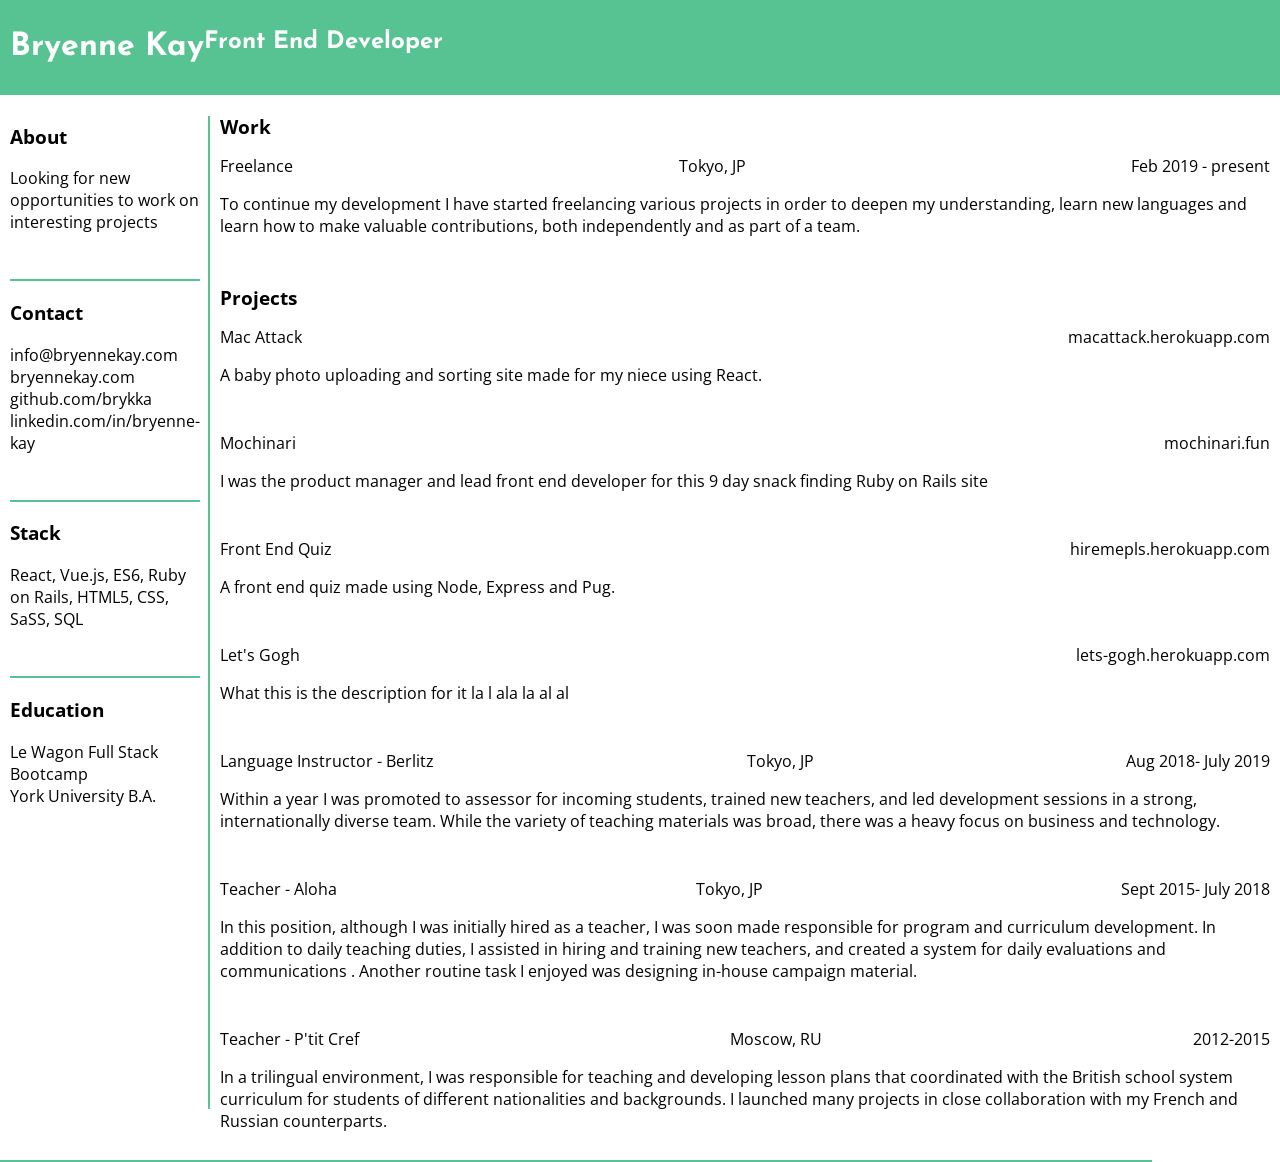
<file: index.html>
<!DOCTYPE html>
<html>
  <head>
    <link rel="stylesheet" href="style.css">
    <link href="https://fonts.googleapis.com/css?family=Dosis|Josefin+Sans|Open+Sans:300|Righteous&display=swap" rel="stylesheet">
    <link rel="shortcut icon" href="./images/b.ico" type="image/x-icon"/>
    <title>Bryenne Kay's Resume</title>
  </head>

  <body>
    <div id="header">
      <div class="name">
        <h1>Bryenne Kay</h1>
          <h2>Front End Developer</h2>
      </div>
    </div>

    <div class="top-content">
      <div class="left-panel">
        <div class="blurb">
          <h3>About</h3>
            <p>Looking for new opportunities to work on interesting projects</p>
        </div>

        <div class="contact">
          <h3>Contact</h3>
            <p>
              info@bryennekay.com<br>bryennekay.com<br>github.com/brykka<br>linkedin.com/in/bryenne-kay
            </p>
        </div>

        <div class="stack">
          <h3>Stack</h3>
            <p>React, Vue.js, ES6, Ruby on Rails, HTML5, CSS, SaSS, SQL</p>
        </div>

        <div class="education">
          <h3>Education</h3>
            <p>Le Wagon Full Stack Bootcamp<br>York University B.A.</p>
        </div>
      </div>

      <div class="projects">
        <div class="work">
          <h3>Work</h3>
            <ul>
              <li>
                <div class="info">
                  <p class="job">Freelance</p>
                  <p class="location">Tokyo, JP</p>
                  <p class="duration">Feb 2019 - present</p>
                </div>
                <p class="description">
                To continue my development I have started freelancing various projects in order to deepen my understanding, learn new languages and learn how to make valuable contributions, both independently and as part of a team.
                </p>
              </li>
                <h3>Projects</h3>
                  <ul>
                    <li>
                      <div class="info">
                        <p class="project-title">Mac Attack</p>
                        <p class="link">macattack.herokuapp.com</p>
                      </div>
                        <p class="description">
                          A baby photo uploading and sorting site made for my niece using React.
                        </p>
                    </li>
                    <li>
                      <div class="info">
                        <p class="project-title"><i class="fas fa-circle"></i>Mochinari</p>
                        <p class="link">mochinari.fun</p>
                      </div>
                        <p class="description">
                          I was the product manager and lead front end developer for this 9 day snack finding Ruby on Rails site
                        </p>
                    </li>
                    <li>
                      <div class="info">
                        <p class="project-title"><i class="fas fa-circle"></i>Front End Quiz</p>
                        <p class="link">hiremepls.herokuapp.com</p>
                      </div>
                      <p class="description">
                      A front end quiz made using Node, Express and Pug.
                      </p>
                    </li>
                    <li>
                      <div class="info">
                        <p class="project-title">
                          <i class="fas fa-circle"></i>
                          Let's Gogh
                          </p>
                        <p class="link">lets-gogh.herokuapp.com</p>
                      </div>
                      <p class="description">
                      What this is the description for it la l ala la al al
                      </p>
                    </li>
                 </ul>

              <li>
                <div class="info">
                  <p class="job">Language Instructor - Berlitz</p>
                  <p class="location">Tokyo, JP</p>
                  <p class="duration"> Aug 2018- July 2019</p>
                </div>
                <p class="description">
                Within a year I was promoted to assessor for incoming students,  trained  new teachers, and led development sessions in a strong, internationally diverse team. While the variety of teaching materials was broad, there was a heavy focus on business and technology.
                </p>
              </li>

              <li>
                <div class="info">
                  <p class="job">Teacher - Aloha</p>
                  <p class="location">Tokyo, JP</p>
                  <p class="duration"> Sept 2015- July 2018</p>
                </div>
                <p class="description">
                In this position, although I was initially hired as a teacher, I was soon made responsible for program and curriculum development. In addition to daily teaching duties, I assisted in hiring and training new teachers, and created a system for daily evaluations and communications . Another routine  task I enjoyed was designing in-house campaign material.
                </p>
              </li>

              <li>
                <div class="info">
                  <p class="job">Teacher - P'tit Cref</p>
                  <p class="location">Moscow, RU</p>
                  <p class="duration">2012-2015</p>
                </div>
                <p class="description">
                In a trilingual environment, I was responsible for teaching and developing lesson plans that coordinated with the British school system curriculum for students of different nationalities and backgrounds. I launched many projects in close collaboration with my French and Russian counterparts.
                </p>
              </li>
            </ul>
        </div>
      </div>
    </div>
  </body>
</html>
</file>
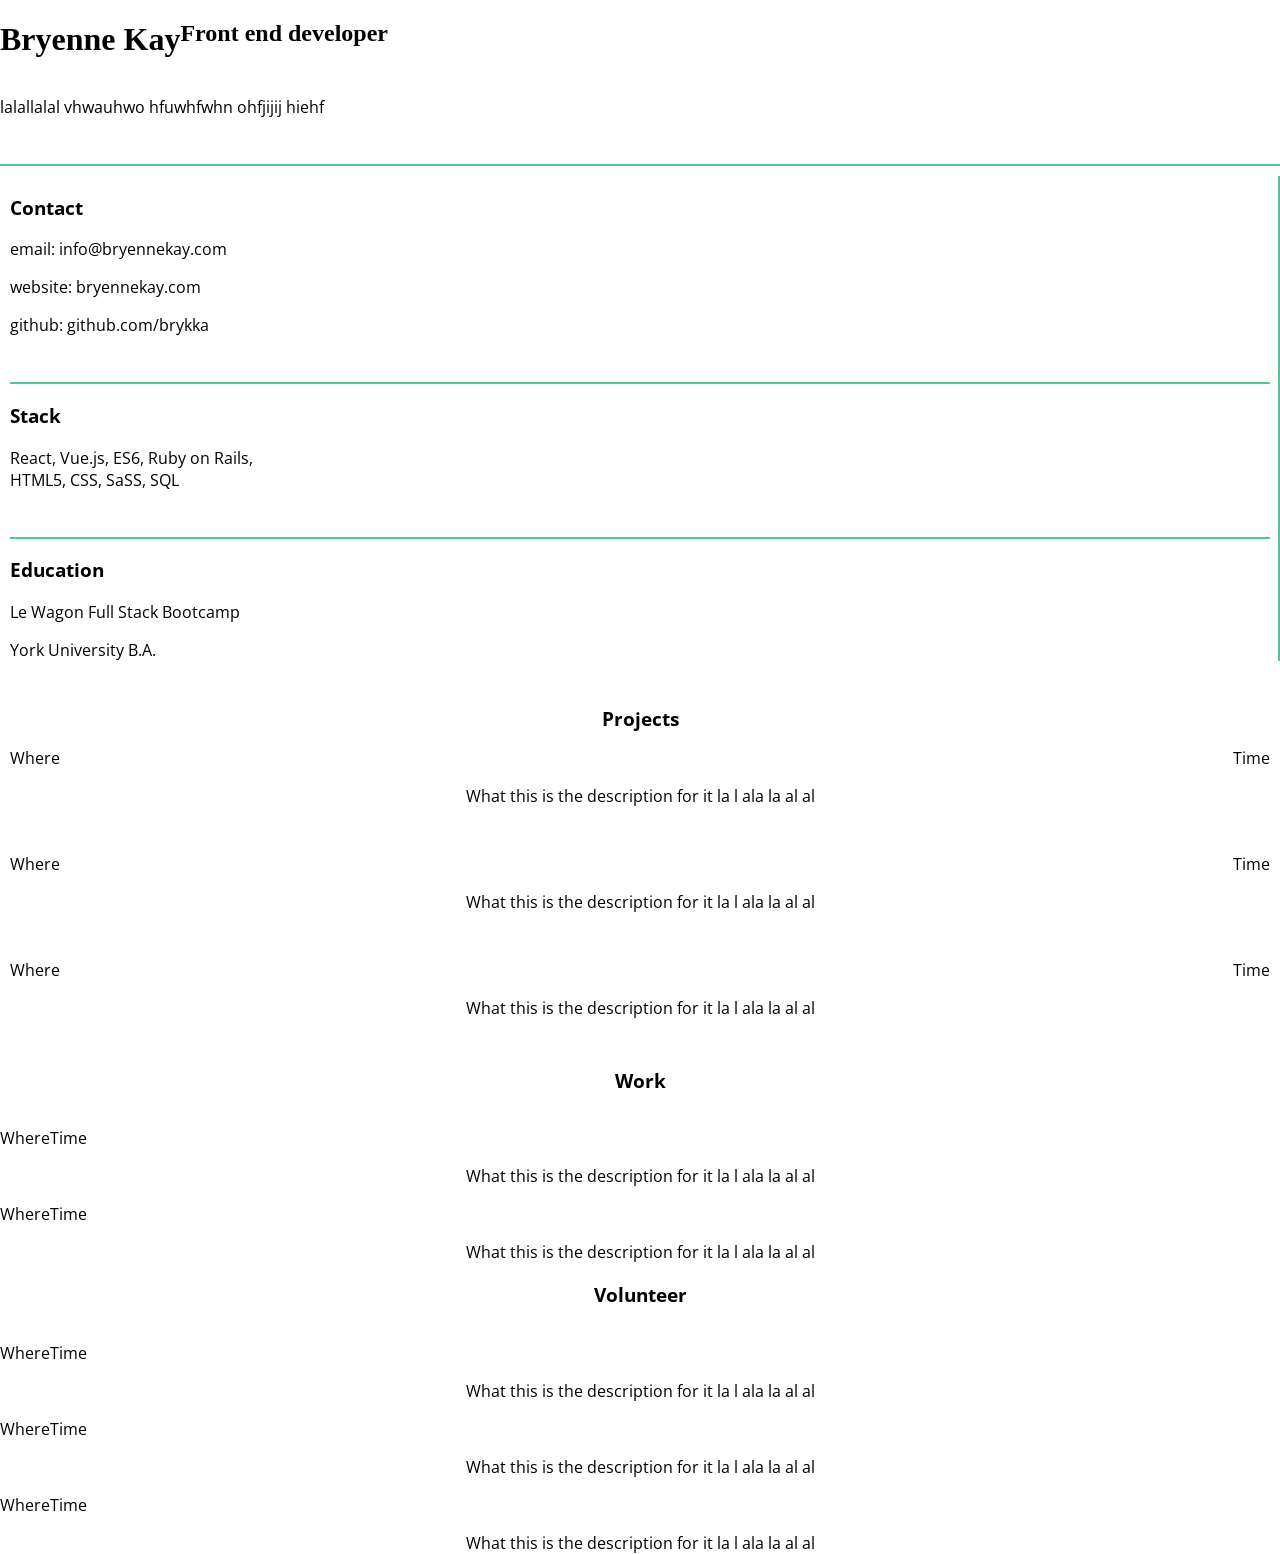
<file: resume.html>
<!DOCTYPE html>
<html>
  <head>
    <link rel="stylesheet" href="style.css">
    <link href="https://fonts.googleapis.com/css?family=Dosis|Josefin+Sans|Open+Sans:300|Righteous&display=swap" rel="stylesheet">
    <link rel="shortcut icon" href="./images/b.ico" type="image/x-icon"/>
    <title>Bryenne Kay's Resume</title>
  </head>
  <body>

      <div class="header">
        <div class="name">
          <h1>Bryenne Kay</h1>
          <h2>Front end developer</h2>
        </div>
        <div class="blurb">
          <p>lalallalal vhwauhwo hfuwhfwhn ohfjijij  hiehf</p>
        </div>
      </div>

      <div class="content">
        <div class="left-panel">
          <div class="contact">
            <h3>Contact</h3>
              <p>email: info@bryennekay.com</p>
              <p>website: bryennekay.com</p>
              <p>github: github.com/brykka</p>
          </div>
          <div class="stack">
            <h3>Stack</h3>
              <p>React, Vue.js, ES6, Ruby on Rails, <br> HTML5, CSS, SaSS, SQL</p>
          </div>
          <div class="education">
            <h3>Education</h3>
              <p>Le Wagon Full Stack Bootcamp</p>
              <p>York University B.A.</p>
          </div>
        </div>

        <div class="main-content">
          <div class="projects">
            <h3>Projects</h3>
              <ul>
                <li>
                  <div class="info">
                    <p class="location">Where</p>
                    <p class="duration">Time</p>
                  </div>
                  <p class="description">
                  What this is the description for it la l ala la al al
                  </p>
                </li>
                <li>
                  <div class="info">
                    <p class="location">Where</p>
                    <p class="duration">Time</p>
                  </div>
                  <p class="description">
                  What this is the description for it la l ala la al al
                  </p>
                </li>
                <li>
                  <div class="info">
                    <p class="location">Where</p>
                    <p class="duration">Time</p>
                  </div>
                  <p class="description">
                  What this is the description for it la l ala la al al
                  </p>
                </li>
              </div>
          <div class="work">
            <h3>Work</h3>
              <ul>
                <li>
                  <div class="info">
                    <p class="location">Where</p>
                    <p class="duration">Time</p>
                  </div>
                  <p class="description">
                  What this is the description for it la l ala la al al
                  </p>
                </li>
                <li>
                  <div class="info">
                    <p class="location">Where</p>
                    <p class="duration">Time</p>
                  </div>
                  <p class="description">
                  What this is the description for it la l ala la al al
                  </p>
                </li>
              </div>
          <div class="volunteer">
            <h3>Volunteer</h3>
              <ul>
                <li>
                  <div class="info">
                    <p class="location">Where</p>
                    <p class="duration">Time</p>
                  </div>
                  <p class="description">
                  What this is the description for it la l ala la al al
                  </p>
                </li>
                <li>
                  <div class="info">
                    <p class="location">Where</p>
                    <p class="duration">Time</p>
                  </div>
                  <p class="description">
                  What this is the description for it la l ala la al al
                  </p>
                </li>
                <li>
                  <div class="info">
                    <p class="location">Where</p>
                    <p class="duration">Time</p>
                  </div>
                  <p class="description">
                  What this is the description for it la l ala la al al
                  </p>
                </li>
              </ul>
          </div>

  </body>
</html>
</file>
<file: style.css>
@import url('./components/header.css');
@import url('./components/left-panel.css');
@import url('./components/main-content.css');
@import url('./components/content.css');

body {
  margin: 0 !important;
}

ul {
  padding: 0;
  margin: 0;
}

img {
  color: #57c392;
}
</file>
